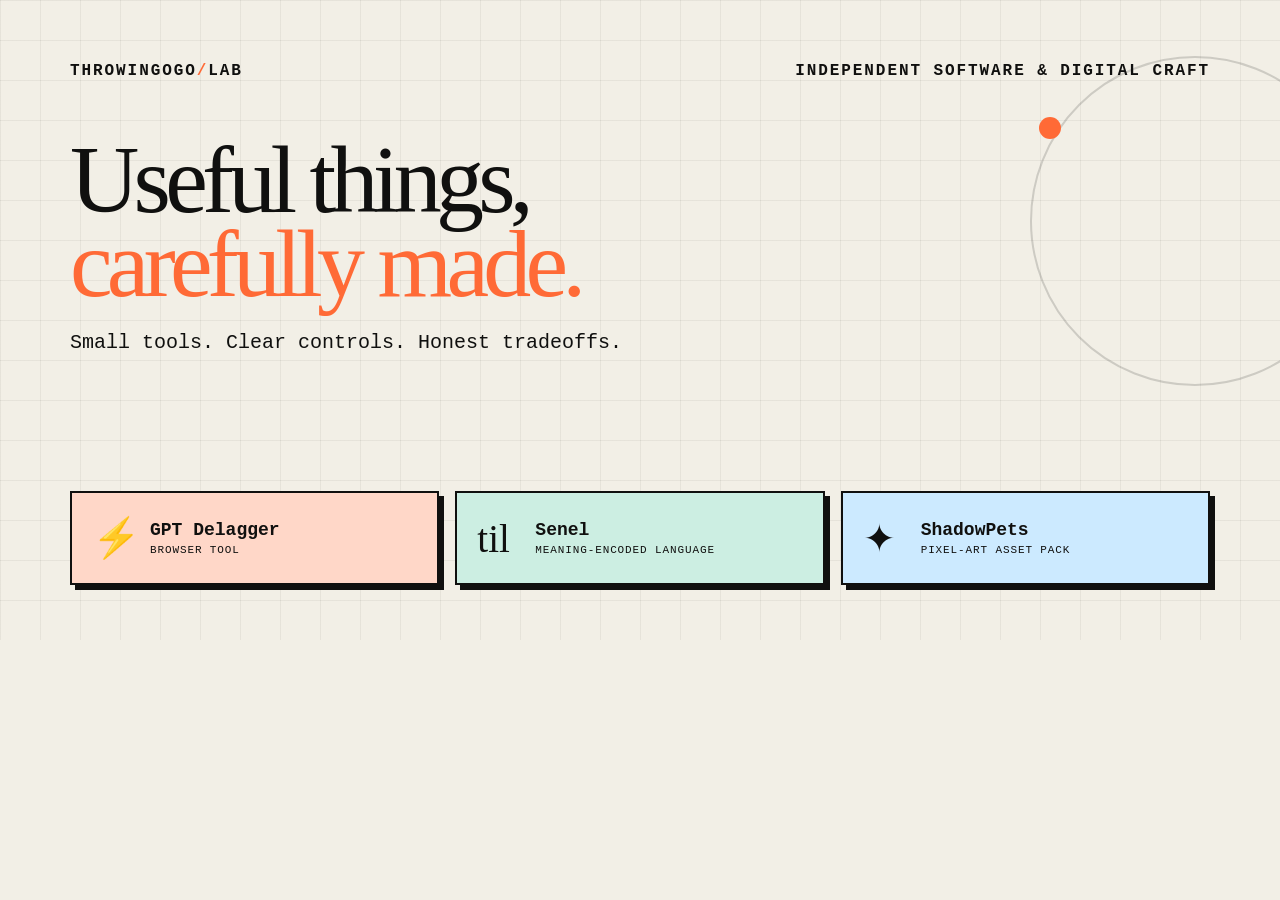
<file: assets/social-preview.html>
<!doctype html><html lang="en"><head><meta charset="utf-8"><style>
*{box-sizing:border-box}html,body{margin:0;width:1280px;height:640px;overflow:hidden}body{background:#f2efe6;color:#10100f;font-family:"SFMono-Regular",Consolas,monospace;padding:62px 70px;position:relative}.grid{position:absolute;inset:0;background-image:linear-gradient(rgba(16,16,15,.055) 1px,transparent 1px),linear-gradient(90deg,rgba(16,16,15,.055) 1px,transparent 1px);background-size:40px 40px}.top{display:flex;justify-content:space-between;position:relative;font-size:16px;font-weight:800;letter-spacing:.12em}.slash{color:#ff6a36}.hero{position:relative;margin-top:58px}.hero h1{font:400 96px/.88 Georgia,serif;letter-spacing:-.06em;margin:0;max-width:900px}.hero em{font-style:normal;color:#ff6a36}.hero p{font-size:20px;margin:24px 0 0;max-width:720px}.cards{display:flex;gap:16px;position:absolute;left:70px;right:70px;bottom:55px}.card{height:94px;flex:1;border:2px solid #10100f;display:flex;align-items:center;padding:18px 20px;background:#ffd7c8;box-shadow:5px 5px 0 #10100f}.card:nth-child(2){background:#cceee2}.card:nth-child(3){background:#cceaff}.mark{font:400 39px Georgia,serif;width:58px}.name{font-size:18px;font-weight:800}.kind{font-size:11px;margin-top:4px;letter-spacing:.08em}.orb{position:absolute;width:330px;height:330px;border:2px solid rgba(16,16,15,.16);border-radius:50%;right:-80px;top:56px}.orb:after{content:"";width:22px;height:22px;background:#ff6a36;border-radius:50%;position:absolute;top:18%;left:2%}
</style></head><body><div class="grid"></div><div class="orb"></div><div class="top"><div>THROWINGOGO<span class="slash">/</span>LAB</div><div>INDEPENDENT SOFTWARE &amp; DIGITAL CRAFT</div></div><div class="hero"><h1>Useful things,<br><em>carefully made.</em></h1><p>Small tools. Clear controls. Honest tradeoffs.</p></div><div class="cards"><div class="card"><div class="mark">⚡</div><div><div class="name">GPT Delagger</div><div class="kind">BROWSER TOOL</div></div></div><div class="card"><div class="mark">til</div><div><div class="name">Senel</div><div class="kind">MEANING-ENCODED LANGUAGE</div></div></div><div class="card"><div class="mark">✦</div><div><div class="name">ShadowPets</div><div class="kind">PIXEL-ART ASSET PACK</div></div></div></div></body></html>
</file>
